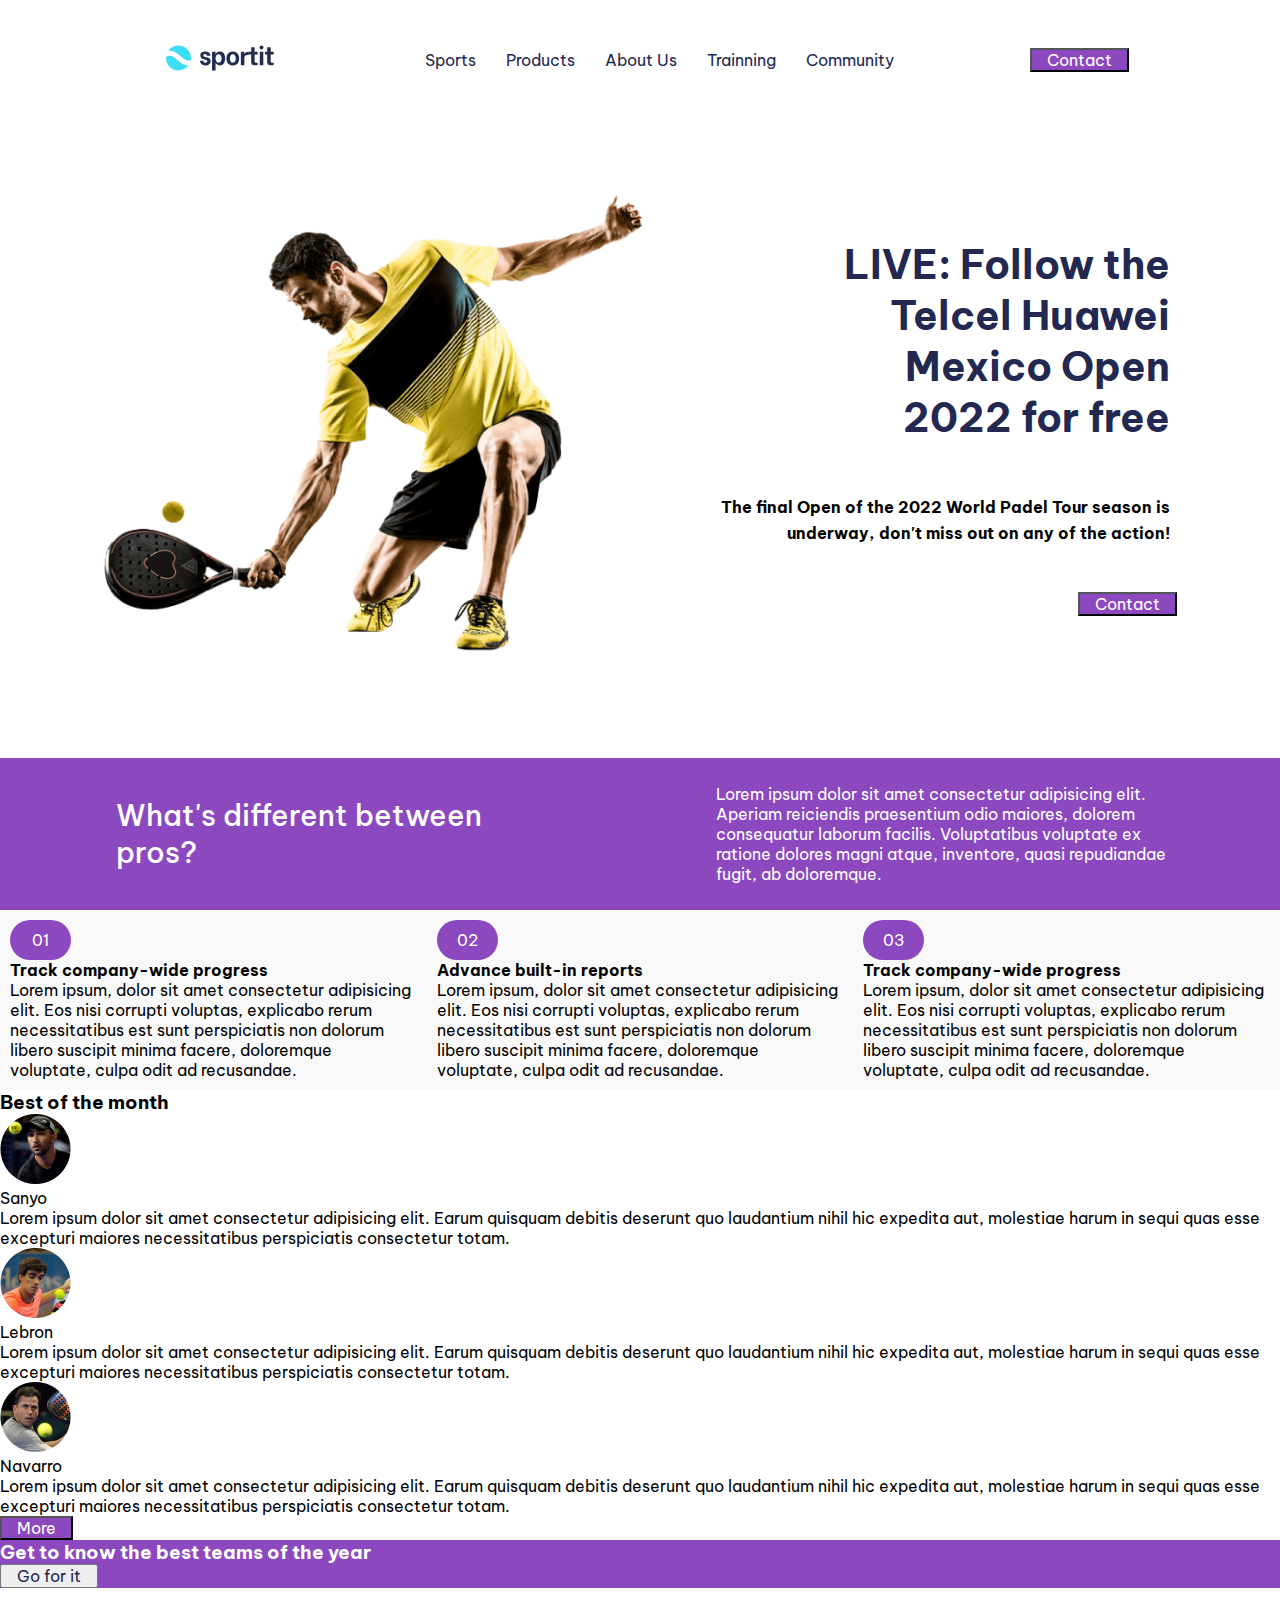
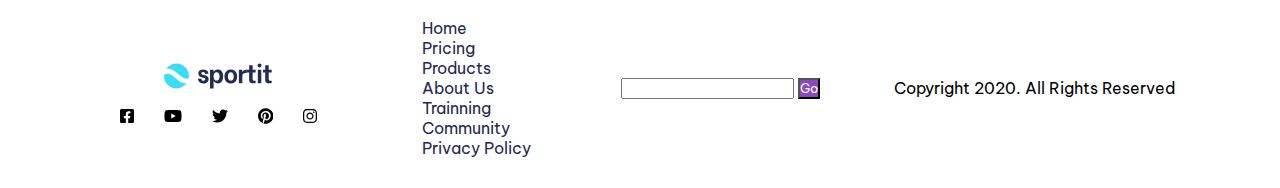
<file: index.html>
<!DOCTYPE html>

<html lang="es">

<head>

    <meta charset="UTF-8">
    <meta name="viewport" content="width=device-width, initial-scale=1.0">
    <title>Sportit</title>
    <!--Link a hoja de estilo-->
    <link rel="stylesheet" href="./css/style.css">

</head>

<body>

    <!--Comienza header-->
    <header>

        <!--Comienza nav-->
        <nav>
            
            <!--Logo-->
            <div>

                <a href="#">

                    <svg width="108" height="26" viewBox="0 0 108 26" fill="none" xmlns="http://www.w3.org/2000/svg">
                    <path fill-rule="evenodd" clip-rule="evenodd" d="M24.8196 15.1278C24.9382 14.4363 25 13.7253 25 13C25 6.09644 19.4036 0.5 12.5 0.5C8.31396 0.5 4.6085 2.55766 2.33991 5.71671C3.60762 5.54137 4.86107 5.62264 6.10323 5.93808C9.23662 6.73379 11.9017 8.9669 14.0623 10.7857L14.2343 10.9306C16.5219 12.857 18.38 14.4217 20.3729 15.1628C21.6644 15.6431 23.0789 15.7956 24.8196 15.1278ZM22.443 20.5765C20.1592 23.5691 16.5551 25.5 12.5 25.5C5.59644 25.5 0 19.9036 0 13C0 12.6428 0.0149802 12.2892 0.0443467 11.9396C2.10785 10.528 3.63023 10.4688 4.87256 10.7843C6.70365 11.2493 8.50642 12.6444 10.8421 14.6108C10.9808 14.7275 11.1215 14.8464 11.2643 14.9671L11.2643 14.9671C13.3148 16.7 15.7925 18.794 18.6301 19.8493C19.8564 20.3053 21.1271 20.564 22.443 20.5765Z" fill="#3CDDF3"/>
                    <path d="M39.4058 20.4032C38.2775 20.4032 37.3007 20.1908 36.4755 19.7661C35.6672 19.3413 35.0525 18.7892 34.6315 18.1096C34.2105 17.413 34 16.6825 34 15.9179V15.765H37.4102V15.9179C37.4102 16.3767 37.587 16.7844 37.9406 17.1412C38.2943 17.498 38.8079 17.6764 39.4815 17.6764C40.0373 17.6764 40.4835 17.5489 40.8203 17.2941C41.174 17.0223 41.3508 16.657 41.3508 16.1983C41.3508 15.7905 41.1993 15.4677 40.8961 15.2299C40.593 14.992 40.2141 14.8391 39.7594 14.7712L38.2438 14.4653C37.2502 14.2785 36.3492 13.8792 35.5409 13.2676C34.7326 12.656 34.3284 11.73 34.3284 10.4898C34.3284 9.2156 34.7915 8.22171 35.7177 7.50816C36.6439 6.77761 37.8312 6.41234 39.2795 6.41234C40.3404 6.41234 41.2582 6.60771 42.0329 6.99847C42.8075 7.38923 43.3969 7.90741 43.8011 8.55301C44.2053 9.18162 44.4073 9.8612 44.4073 10.5917V10.6937H40.9972V10.6172C40.9972 10.2095 40.8456 9.83571 40.5425 9.49592C40.2394 9.13914 39.7762 8.96076 39.1532 8.96076C38.6311 8.96076 38.2101 9.09667 37.8901 9.3685C37.5702 9.64033 37.4102 9.99711 37.4102 10.4388C37.4102 10.8466 37.5702 11.1694 37.8901 11.4072C38.2269 11.6451 38.6395 11.8065 39.1279 11.8914L40.7951 12.2227C41.8729 12.4606 42.7822 12.8938 43.5232 13.5224C44.2642 14.134 44.6347 15.009 44.6347 16.1473C44.6347 16.9968 44.4073 17.7443 43.9527 18.3899C43.498 19.0355 42.8665 19.5367 42.0581 19.8935C41.2666 20.2333 40.3825 20.4032 39.4058 20.4032Z" fill="#232C50"/>
                    <path d="M53.8331 20.4032C52.7048 20.4032 51.8207 20.1398 51.1807 19.6131C50.5408 19.0865 50.0693 18.5088 49.7661 17.8802H49.564V25.5H46.0528V6.74363H49.564V8.83333H49.7661C50.0356 8.25569 50.4903 7.71203 51.1302 7.20234C51.7701 6.67567 52.6627 6.41234 53.8078 6.41234C55.5087 6.41234 56.8138 7.04944 57.7232 8.32365C58.6494 9.59786 59.1125 11.3053 59.1125 13.446C59.1125 15.5357 58.6494 17.2176 57.7232 18.4918C56.8138 19.7661 55.5171 20.4032 53.8331 20.4032ZM52.5701 17.5999C53.5805 17.5999 54.3299 17.1922 54.8182 16.3767C55.3235 15.5612 55.5761 14.5758 55.5761 13.4205C55.5761 12.2992 55.3235 11.3393 54.8182 10.5408C54.3299 9.72528 53.5805 9.31753 52.5701 9.31753C51.5765 9.31753 50.8271 9.72528 50.3219 10.5408C49.8167 11.3563 49.564 12.3247 49.564 13.446C49.564 14.5843 49.8167 15.5612 50.3219 16.3767C50.8271 17.1922 51.5765 17.5999 52.5701 17.5999Z" fill="#232C50"/>
                    <path d="M66.7947 20.4032C65.3969 20.4032 64.2181 20.0889 63.2582 19.4602C62.3152 18.8146 61.6079 17.9652 61.1363 16.9118C60.6648 15.8585 60.429 14.7032 60.429 13.446C60.429 12.1888 60.6564 11.0335 61.1111 9.98012C61.5826 8.90979 62.2983 8.05182 63.2582 7.40622C64.2181 6.76062 65.3969 6.43782 66.7947 6.43782C68.1924 6.43782 69.3713 6.76062 70.3312 7.40622C71.2911 8.03483 72.0068 8.87581 72.4783 9.92915C72.9498 10.9825 73.1856 12.1378 73.1856 13.395C73.1856 14.6522 72.9498 15.816 72.4783 16.8863C72.0068 17.9397 71.2911 18.7892 70.3312 19.4348C69.3713 20.0804 68.1924 20.4032 66.7947 20.4032ZM66.7947 17.5489C67.7714 17.5489 68.504 17.1582 68.9924 16.3767C69.4976 15.5782 69.7502 14.5843 69.7502 13.395C69.7502 12.2057 69.4976 11.2288 68.9924 10.4643C68.504 9.68281 67.7714 9.29205 66.7947 9.29205C65.818 9.29205 65.0854 9.68281 64.597 10.4643C64.1087 11.2288 63.8645 12.2057 63.8645 13.395C63.8645 14.5843 64.1087 15.5782 64.597 16.3767C65.1022 17.1582 65.8348 17.5489 66.7947 17.5489Z" fill="#232C50"/>
                    <path d="M74.8759 6.74363H78.3366V8.8843H78.5134C78.7323 8.28967 79.1365 7.78848 79.7259 7.38073C80.3153 6.956 81.0732 6.74363 81.9994 6.74363C82.353 6.74363 82.6561 6.77761 82.9088 6.84557L82.7572 10.0821C82.3362 9.96313 81.8899 9.90367 81.4184 9.90367C80.3743 9.90367 79.5996 10.184 79.0944 10.7446C78.5892 11.2883 78.3366 12.1972 78.3366 13.4715V20.1993H74.8759V6.74363Z" fill="#232C50"/>
                    <path d="M88.661 9.49592V15.4847C88.661 16.0793 88.6863 16.5211 88.7368 16.8099C88.8042 17.0987 88.9726 17.3281 89.242 17.498C89.5115 17.6679 89.9493 17.7528 90.5556 17.7528C90.9092 17.7528 91.2713 17.7188 91.6418 17.6509V20.0974C91.4565 20.1313 91.1197 20.1738 90.6314 20.2248C90.1598 20.2757 89.6967 20.3012 89.242 20.3012C88.0127 20.3012 87.0949 20.1228 86.4886 19.7661C85.8992 19.3923 85.5287 18.9336 85.3772 18.3899C85.2256 17.8293 85.1498 17.1157 85.1498 16.2492V9.49592H82.9269V6.74363H85.1751V2.36035H88.661V6.74363H91.6418V9.49592H88.661Z" fill="#232C50"/>
                    <path d="M93.8116 6.74363H97.2976V20.1993H93.8116V6.74363ZM95.5294 4.42457C94.9736 4.42457 94.5105 4.23768 94.14 3.86391C93.7695 3.47316 93.5843 3.00595 93.5843 2.46228C93.5843 1.90163 93.7695 1.43442 94.14 1.06065C94.5105 0.686884 94.9736 0.5 95.5294 0.5C96.0851 0.5 96.5482 0.695379 96.9187 1.08614C97.2892 1.45991 97.4744 1.91862 97.4744 2.46228C97.4744 3.00595 97.2892 3.47316 96.9187 3.86391C96.5482 4.23768 96.0851 4.42457 95.5294 4.42457Z" fill="#232C50"/>
                    <path d="M104.703 9.49592V15.4847C104.703 16.0793 104.729 16.5211 104.779 16.8099C104.847 17.0987 105.015 17.3281 105.284 17.498C105.554 17.6679 105.992 17.7528 106.598 17.7528C106.952 17.7528 107.314 17.7188 107.684 17.6509V20.0974C107.499 20.1313 107.162 20.1738 106.674 20.2248C106.202 20.2757 105.739 20.3012 105.284 20.3012C104.055 20.3012 103.137 20.1228 102.531 19.7661C101.942 19.3923 101.571 18.9336 101.42 18.3899C101.268 17.8293 101.192 17.1157 101.192 16.2492V9.49592H98.9693V6.74363H101.218V2.36035H104.703V6.74363H107.684V9.49592H104.703Z" fill="#232C50"/>
                    </svg>

                </a>

            </div>

            <!--Nav a páginas internas-->
            <div>
                
                <ul>

                    <li>
                        <a href="#" class="mouse">Sports</a>
                    </li>
                    <li>
                        <a href="./pages/products.html" class="mouse">Products</a>
                    </li>
                    <li>
                        <a href="./pages/aboutUs.html" class="mouse">About Us</a>
                    </li>
                    <li>
                        <a href="./pages/trainning.html" class="mouse">Trainning</a>
                    </li>
                    <li>
                        <a href="./pages/community.html" class="mouse">Community</a>
                    </li>

                </ul>

            </div>

            <!--Botón de contacto-->
            <div>

                <button class="bgVioleta"><a href="#" class="colorWhithe">Contact</a></button>

            </div>

        </nav>

    </header>

    <!--Comienza main-->
    <main>

        <!--Comienza seccion 1 de main-->
        <section class="section1">

            <!--Comienza div 1-->
            <div>

                <img src="./img/padel-intro.png" alt="Imagen de jugador de Padel">

            </div>

            <!--Comienza div 2-->
            <div>

                <h1>LIVE: Follow the Telcel Huawei Mexico Open 2022 for free</h1>

                <h2>The final Open of the 2022 World Padel Tour season is underway, don't miss out on any of the action!</h2>

                <!--Botón de contacto-->
                <button class="bgVioleta"><a href="#" class="colorWhithe">Contact</a></button>

            </div>

        </section>

        <!--Comienza seccion 2 de main-->
        <section class="bgVioleta section2">

            <div>
                <h3>What's different between pros?</h3>
            </div>

            <div>
                <p>Lorem ipsum dolor sit amet consectetur adipisicing elit. Aperiam reiciendis praesentium odio maiores, dolorem consequatur laborum facilis. Voluptatibus voluptate ex ratione dolores magni atque, inventore, quasi repudiandae fugit, ab doloremque.</p>
            </div>

        </section>

        <!--Comienza seccion 3 de main-->
        <section class="bgGris section3">

            <!--Comienza articulo 1-->
            <article>

                <p class="bgVioleta">01</p>

                <h4>Track company-wide progress</h4>

                <p>Lorem ipsum, dolor sit amet consectetur adipisicing elit. Eos nisi corrupti voluptas, explicabo rerum necessitatibus est sunt perspiciatis non dolorum libero suscipit minima facere, doloremque voluptate, culpa odit ad recusandae.</p>

            </article>

            <!--Comienza articulo 2-->
            <article>
                
                <p class="bgVioleta">02</p>

                <h4>Advance built-in reports</h4>

                <p>Lorem ipsum, dolor sit amet consectetur adipisicing elit. Eos nisi corrupti voluptas, explicabo rerum necessitatibus est sunt perspiciatis non dolorum libero suscipit minima facere, doloremque voluptate, culpa odit ad recusandae.</p>

            </article>

            <!--Comienza articulo 3-->
            <article>
                
                <p class="bgVioleta">03</p>

                <h4>Track company-wide progress</h4>

                <p>Lorem ipsum, dolor sit amet consectetur adipisicing elit. Eos nisi corrupti voluptas, explicabo rerum necessitatibus est sunt perspiciatis non dolorum libero suscipit minima facere, doloremque voluptate, culpa odit ad recusandae.</p>

            </article>

        </section>

        <!--Comienza seccion 4 de main-->
        <section>

            <h3>Best of the month</h3>
            
            <!--Comienza figure 1-->
            <figure>

                <img src="./img/avatar-sanyo.png" alt="Foto de Sanyo">
                <figcaption>Sanyo</figcaption>
                <p>Lorem ipsum dolor sit amet consectetur adipisicing elit. Earum quisquam debitis deserunt quo laudantium nihil hic expedita aut, molestiae harum in sequi quas esse excepturi maiores necessitatibus perspiciatis consectetur totam.</p>

            </figure>
            
            <!--Comienza figure 2-->
            <figure>

                <img src="./img/avatar.lebron.png" alt="Foto de Lebron">
                <figcaption>Lebron</figcaption>
                <p>Lorem ipsum dolor sit amet consectetur adipisicing elit. Earum quisquam debitis deserunt quo laudantium nihil hic expedita aut, molestiae harum in sequi quas esse excepturi maiores necessitatibus perspiciatis consectetur totam.</p>

            </figure>
            
            <!--Comienza figure 3-->
            <figure>

                <img src="./img/avatar-navarro.png" alt="Foto de Navarro">
                <figcaption>Navarro</figcaption>
                <p>Lorem ipsum dolor sit amet consectetur adipisicing elit. Earum quisquam debitis deserunt quo laudantium nihil hic expedita aut, molestiae harum in sequi quas esse excepturi maiores necessitatibus perspiciatis consectetur totam.</p>

            </figure>
            
            <!--Botón de ver más-->
            <button class="bgVioleta"><a href="#" class="colorWhithe">More</a></button>

        </section>

        <!--Comienza seccion 4-->
        <section class="bgVioleta">

            <h3>
                Get to know the best teams of the year
            </h3>

            <!--Boton de ir-->
            <button><a href="#">Go for it</a></button>

        </section>

    </main>

    <!--Comienza footer-->
    <footer>

        <!--Comienza nav del footer-->
        <nav>

            <!--Comienza seccion 1 de footer-->
            <section>

                <!--Comienza div con logo Sportit-->
                <div>

                    <a href="#">
                        <svg width="108" height="26" viewBox="0 0 108 26" fill="none" xmlns="http://www.w3.org/2000/svg">
                        <path fill-rule="evenodd" clip-rule="evenodd" d="M24.8196 15.1278C24.9382 14.4363 25 13.7253 25 13C25 6.09644 19.4036 0.5 12.5 0.5C8.31396 0.5 4.6085 2.55766 2.33991 5.71671C3.60762 5.54137 4.86107 5.62264 6.10323 5.93808C9.23662 6.73379 11.9017 8.9669 14.0623 10.7857L14.2343 10.9306C16.5219 12.857 18.38 14.4217 20.3729 15.1628C21.6644 15.6431 23.0789 15.7956 24.8196 15.1278ZM22.443 20.5765C20.1592 23.5691 16.5551 25.5 12.5 25.5C5.59644 25.5 0 19.9036 0 13C0 12.6428 0.0149802 12.2892 0.0443467 11.9396C2.10785 10.528 3.63023 10.4688 4.87256 10.7843C6.70365 11.2493 8.50642 12.6444 10.8421 14.6108C10.9808 14.7275 11.1215 14.8464 11.2643 14.9671L11.2643 14.9671C13.3148 16.7 15.7925 18.794 18.6301 19.8493C19.8564 20.3053 21.1271 20.564 22.443 20.5765Z" fill="#3CDDF3"/>
                        <path d="M39.4058 20.4032C38.2775 20.4032 37.3007 20.1908 36.4755 19.7661C35.6672 19.3413 35.0525 18.7892 34.6315 18.1096C34.2105 17.413 34 16.6825 34 15.9179V15.765H37.4102V15.9179C37.4102 16.3767 37.587 16.7844 37.9406 17.1412C38.2943 17.498 38.8079 17.6764 39.4815 17.6764C40.0373 17.6764 40.4835 17.5489 40.8203 17.2941C41.174 17.0223 41.3508 16.657 41.3508 16.1983C41.3508 15.7905 41.1993 15.4677 40.8961 15.2299C40.593 14.992 40.2141 14.8391 39.7594 14.7712L38.2438 14.4653C37.2502 14.2785 36.3492 13.8792 35.5409 13.2676C34.7326 12.656 34.3284 11.73 34.3284 10.4898C34.3284 9.2156 34.7915 8.22171 35.7177 7.50816C36.6439 6.77761 37.8312 6.41234 39.2795 6.41234C40.3404 6.41234 41.2582 6.60771 42.0329 6.99847C42.8075 7.38923 43.3969 7.90741 43.8011 8.55301C44.2053 9.18162 44.4073 9.8612 44.4073 10.5917V10.6937H40.9972V10.6172C40.9972 10.2095 40.8456 9.83571 40.5425 9.49592C40.2394 9.13914 39.7762 8.96076 39.1532 8.96076C38.6311 8.96076 38.2101 9.09667 37.8901 9.3685C37.5702 9.64033 37.4102 9.99711 37.4102 10.4388C37.4102 10.8466 37.5702 11.1694 37.8901 11.4072C38.2269 11.6451 38.6395 11.8065 39.1279 11.8914L40.7951 12.2227C41.8729 12.4606 42.7822 12.8938 43.5232 13.5224C44.2642 14.134 44.6347 15.009 44.6347 16.1473C44.6347 16.9968 44.4073 17.7443 43.9527 18.3899C43.498 19.0355 42.8665 19.5367 42.0581 19.8935C41.2666 20.2333 40.3825 20.4032 39.4058 20.4032Z" fill="#232C50"/>
                        <path d="M53.8331 20.4032C52.7048 20.4032 51.8207 20.1398 51.1807 19.6131C50.5408 19.0865 50.0693 18.5088 49.7661 17.8802H49.564V25.5H46.0528V6.74363H49.564V8.83333H49.7661C50.0356 8.25569 50.4903 7.71203 51.1302 7.20234C51.7701 6.67567 52.6627 6.41234 53.8078 6.41234C55.5087 6.41234 56.8138 7.04944 57.7232 8.32365C58.6494 9.59786 59.1125 11.3053 59.1125 13.446C59.1125 15.5357 58.6494 17.2176 57.7232 18.4918C56.8138 19.7661 55.5171 20.4032 53.8331 20.4032ZM52.5701 17.5999C53.5805 17.5999 54.3299 17.1922 54.8182 16.3767C55.3235 15.5612 55.5761 14.5758 55.5761 13.4205C55.5761 12.2992 55.3235 11.3393 54.8182 10.5408C54.3299 9.72528 53.5805 9.31753 52.5701 9.31753C51.5765 9.31753 50.8271 9.72528 50.3219 10.5408C49.8167 11.3563 49.564 12.3247 49.564 13.446C49.564 14.5843 49.8167 15.5612 50.3219 16.3767C50.8271 17.1922 51.5765 17.5999 52.5701 17.5999Z" fill="#232C50"/>
                        <path d="M66.7947 20.4032C65.3969 20.4032 64.2181 20.0889 63.2582 19.4602C62.3152 18.8146 61.6079 17.9652 61.1363 16.9118C60.6648 15.8585 60.429 14.7032 60.429 13.446C60.429 12.1888 60.6564 11.0335 61.1111 9.98012C61.5826 8.90979 62.2983 8.05182 63.2582 7.40622C64.2181 6.76062 65.3969 6.43782 66.7947 6.43782C68.1924 6.43782 69.3713 6.76062 70.3312 7.40622C71.2911 8.03483 72.0068 8.87581 72.4783 9.92915C72.9498 10.9825 73.1856 12.1378 73.1856 13.395C73.1856 14.6522 72.9498 15.816 72.4783 16.8863C72.0068 17.9397 71.2911 18.7892 70.3312 19.4348C69.3713 20.0804 68.1924 20.4032 66.7947 20.4032ZM66.7947 17.5489C67.7714 17.5489 68.504 17.1582 68.9924 16.3767C69.4976 15.5782 69.7502 14.5843 69.7502 13.395C69.7502 12.2057 69.4976 11.2288 68.9924 10.4643C68.504 9.68281 67.7714 9.29205 66.7947 9.29205C65.818 9.29205 65.0854 9.68281 64.597 10.4643C64.1087 11.2288 63.8645 12.2057 63.8645 13.395C63.8645 14.5843 64.1087 15.5782 64.597 16.3767C65.1022 17.1582 65.8348 17.5489 66.7947 17.5489Z" fill="#232C50"/>
                        <path d="M74.8759 6.74363H78.3366V8.8843H78.5134C78.7323 8.28967 79.1365 7.78848 79.7259 7.38073C80.3153 6.956 81.0732 6.74363 81.9994 6.74363C82.353 6.74363 82.6561 6.77761 82.9088 6.84557L82.7572 10.0821C82.3362 9.96313 81.8899 9.90367 81.4184 9.90367C80.3743 9.90367 79.5996 10.184 79.0944 10.7446C78.5892 11.2883 78.3366 12.1972 78.3366 13.4715V20.1993H74.8759V6.74363Z" fill="#232C50"/>
                        <path d="M88.661 9.49592V15.4847C88.661 16.0793 88.6863 16.5211 88.7368 16.8099C88.8042 17.0987 88.9726 17.3281 89.242 17.498C89.5115 17.6679 89.9493 17.7528 90.5556 17.7528C90.9092 17.7528 91.2713 17.7188 91.6418 17.6509V20.0974C91.4565 20.1313 91.1197 20.1738 90.6314 20.2248C90.1598 20.2757 89.6967 20.3012 89.242 20.3012C88.0127 20.3012 87.0949 20.1228 86.4886 19.7661C85.8992 19.3923 85.5287 18.9336 85.3772 18.3899C85.2256 17.8293 85.1498 17.1157 85.1498 16.2492V9.49592H82.9269V6.74363H85.1751V2.36035H88.661V6.74363H91.6418V9.49592H88.661Z" fill="#232C50"/>
                        <path d="M93.8116 6.74363H97.2976V20.1993H93.8116V6.74363ZM95.5294 4.42457C94.9736 4.42457 94.5105 4.23768 94.14 3.86391C93.7695 3.47316 93.5843 3.00595 93.5843 2.46228C93.5843 1.90163 93.7695 1.43442 94.14 1.06065C94.5105 0.686884 94.9736 0.5 95.5294 0.5C96.0851 0.5 96.5482 0.695379 96.9187 1.08614C97.2892 1.45991 97.4744 1.91862 97.4744 2.46228C97.4744 3.00595 97.2892 3.47316 96.9187 3.86391C96.5482 4.23768 96.0851 4.42457 95.5294 4.42457Z" fill="#232C50"/>
                        <path d="M104.703 9.49592V15.4847C104.703 16.0793 104.729 16.5211 104.779 16.8099C104.847 17.0987 105.015 17.3281 105.284 17.498C105.554 17.6679 105.992 17.7528 106.598 17.7528C106.952 17.7528 107.314 17.7188 107.684 17.6509V20.0974C107.499 20.1313 107.162 20.1738 106.674 20.2248C106.202 20.2757 105.739 20.3012 105.284 20.3012C104.055 20.3012 103.137 20.1228 102.531 19.7661C101.942 19.3923 101.571 18.9336 101.42 18.3899C101.268 17.8293 101.192 17.1157 101.192 16.2492V9.49592H98.9693V6.74363H101.218V2.36035H104.703V6.74363H107.684V9.49592H104.703Z" fill="#232C50"/>
                        </svg>
                    </a>

                </div>

                <!--Comienza div con redes sociales-->
                <div>
                    
                    <ul>

                        <li>
                            <a href="https://es-la.facebook.com/" target="_blank">
                                <svg xmlns="http://www.w3.org/2000/svg" height="1em" viewBox="0 0 448 512"><!--! Font Awesome Free 6.4.2 by @fontawesome - https://fontawesome.com License - https://fontawesome.com/license (Commercial License) Copyright 2023 Fonticons, Inc. --><path d="M400 32H48A48 48 0 0 0 0 80v352a48 48 0 0 0 48 48h137.25V327.69h-63V256h63v-54.64c0-62.15 37-96.48 93.67-96.48 27.14 0 55.52 4.84 55.52 4.84v61h-31.27c-30.81 0-40.42 19.12-40.42 38.73V256h68.78l-11 71.69h-57.78V480H400a48 48 0 0 0 48-48V80a48 48 0 0 0-48-48z"/></svg>
                            </a>
                        </li>

                        <li>
                            <a href="https://www.youtube.com/" target="_blank">
                                <svg xmlns="http://www.w3.org/2000/svg" height="1em" viewBox="0 0 576 512"><!--! Font Awesome Free 6.4.2 by @fontawesome - https://fontawesome.com License - https://fontawesome.com/license (Commercial License) Copyright 2023 Fonticons, Inc. --><path d="M549.655 124.083c-6.281-23.65-24.787-42.276-48.284-48.597C458.781 64 288 64 288 64S117.22 64 74.629 75.486c-23.497 6.322-42.003 24.947-48.284 48.597-11.412 42.867-11.412 132.305-11.412 132.305s0 89.438 11.412 132.305c6.281 23.65 24.787 41.5 48.284 47.821C117.22 448 288 448 288 448s170.78 0 213.371-11.486c23.497-6.321 42.003-24.171 48.284-47.821 11.412-42.867 11.412-132.305 11.412-132.305s0-89.438-11.412-132.305zm-317.51 213.508V175.185l142.739 81.205-142.739 81.201z"/></svg>
                            </a>
                        </li>

                        <li>
                            <a href="https://twitter.com/?lang=es" target="_blank">
                                <svg xmlns="http://www.w3.org/2000/svg" height="1em" viewBox="0 0 512 512"><!--! Font Awesome Free 6.4.2 by @fontawesome - https://fontawesome.com License - https://fontawesome.com/license (Commercial License) Copyright 2023 Fonticons, Inc. --><path d="M459.37 151.716c.325 4.548.325 9.097.325 13.645 0 138.72-105.583 298.558-298.558 298.558-59.452 0-114.68-17.219-161.137-47.106 8.447.974 16.568 1.299 25.34 1.299 49.055 0 94.213-16.568 130.274-44.832-46.132-.975-84.792-31.188-98.112-72.772 6.498.974 12.995 1.624 19.818 1.624 9.421 0 18.843-1.3 27.614-3.573-48.081-9.747-84.143-51.98-84.143-102.985v-1.299c13.969 7.797 30.214 12.67 47.431 13.319-28.264-18.843-46.781-51.005-46.781-87.391 0-19.492 5.197-37.36 14.294-52.954 51.655 63.675 129.3 105.258 216.365 109.807-1.624-7.797-2.599-15.918-2.599-24.04 0-57.828 46.782-104.934 104.934-104.934 30.213 0 57.502 12.67 76.67 33.137 23.715-4.548 46.456-13.32 66.599-25.34-7.798 24.366-24.366 44.833-46.132 57.827 21.117-2.273 41.584-8.122 60.426-16.243-14.292 20.791-32.161 39.308-52.628 54.253z"/></svg>
                            </a>
                        </li>

                        <li>
                            <a href="https://ar.pinterest.com/" target="_blank">
                                <svg xmlns="http://www.w3.org/2000/svg" height="1em" viewBox="0 0 496 512"><!--! Font Awesome Free 6.4.2 by @fontawesome - https://fontawesome.com License - https://fontawesome.com/license (Commercial License) Copyright 2023 Fonticons, Inc. --><path d="M496 256c0 137-111 248-248 248-25.6 0-50.2-3.9-73.4-11.1 10.1-16.5 25.2-43.5 30.8-65 3-11.6 15.4-59 15.4-59 8.1 15.4 31.7 28.5 56.8 28.5 74.8 0 128.7-68.8 128.7-154.3 0-81.9-66.9-143.2-152.9-143.2-107 0-163.9 71.8-163.9 150.1 0 36.4 19.4 81.7 50.3 96.1 4.7 2.2 7.2 1.2 8.3-3.3.8-3.4 5-20.3 6.9-28.1.6-2.5.3-4.7-1.7-7.1-10.1-12.5-18.3-35.3-18.3-56.6 0-54.7 41.4-107.6 112-107.6 60.9 0 103.6 41.5 103.6 100.9 0 67.1-33.9 113.6-78 113.6-24.3 0-42.6-20.1-36.7-44.8 7-29.5 20.5-61.3 20.5-82.6 0-19-10.2-34.9-31.4-34.9-24.9 0-44.9 25.7-44.9 60.2 0 22 7.4 36.8 7.4 36.8s-24.5 103.8-29 123.2c-5 21.4-3 51.6-.9 71.2C65.4 450.9 0 361.1 0 256 0 119 111 8 248 8s248 111 248 248z"/></svg>
                            </a>
                        </li>

                        <li>
                            <a href="https://www.instagram.com/" target="_blank">
                                <svg xmlns="http://www.w3.org/2000/svg" height="1em" viewBox="0 0 448 512"><!--! Font Awesome Free 6.4.2 by @fontawesome - https://fontawesome.com License - https://fontawesome.com/license (Commercial License) Copyright 2023 Fonticons, Inc. --><path d="M224.1 141c-63.6 0-114.9 51.3-114.9 114.9s51.3 114.9 114.9 114.9S339 319.5 339 255.9 287.7 141 224.1 141zm0 189.6c-41.1 0-74.7-33.5-74.7-74.7s33.5-74.7 74.7-74.7 74.7 33.5 74.7 74.7-33.6 74.7-74.7 74.7zm146.4-194.3c0 14.9-12 26.8-26.8 26.8-14.9 0-26.8-12-26.8-26.8s12-26.8 26.8-26.8 26.8 12 26.8 26.8zm76.1 27.2c-1.7-35.9-9.9-67.7-36.2-93.9-26.2-26.2-58-34.4-93.9-36.2-37-2.1-147.9-2.1-184.9 0-35.8 1.7-67.6 9.9-93.9 36.1s-34.4 58-36.2 93.9c-2.1 37-2.1 147.9 0 184.9 1.7 35.9 9.9 67.7 36.2 93.9s58 34.4 93.9 36.2c37 2.1 147.9 2.1 184.9 0 35.9-1.7 67.7-9.9 93.9-36.2 26.2-26.2 34.4-58 36.2-93.9 2.1-37 2.1-147.8 0-184.8zM398.8 388c-7.8 19.6-22.9 34.7-42.6 42.6-29.5 11.7-99.5 9-132.1 9s-102.7 2.6-132.1-9c-19.6-7.8-34.7-22.9-42.6-42.6-11.7-29.5-9-99.5-9-132.1s-2.6-102.7 9-132.1c7.8-19.6 22.9-34.7 42.6-42.6 29.5-11.7 99.5-9 132.1-9s102.7-2.6 132.1 9c19.6 7.8 34.7 22.9 42.6 42.6 11.7 29.5 9 99.5 9 132.1s2.7 102.7-9 132.1z"/></svg>
                            </a>
                        </li>

                    </ul>

                </div>

            </section>

            <!--Comienza seccion 2 de footer-->
            <section>

                <!--Nav a páginas internas-->
                <ul>

                    <li>
                        <a href="#">Home</a>
                    </li>

                    <li>
                        <a href="./pages/pricing.html">Pricing</a>
                    </li>

                    <li>
                        <a href="./pages/products.html">Products</a>
                    </li>

                    <li>
                        <a href="./pages/aboutUs.html">About Us</a>
                    </li>

                    <li>
                        <a href="./pages/trainning.html">Trainning</a>
                    </li>

                    <li>
                        <a href="./pages/community.html">Community</a>
                    </li>

                    <li>
                        <a href="./pages/privacyPolicy.html">Privacy Policy</a>
                    </li>

                </ul>

            </section>

            <!--Comienza seccion 3 de footer-->
            <section>

                <!--Buscador-->
                <form action="busqueda.php">

                    <input type="text" name="busqueda" id="busqueda">
                    <button type="submit" class="bgVioleta">Go</button>

                </form>

            </section>

            <div>Copyright 2020. All Rights Reserved</div>

        </nav>

    </footer>
    
</body>

</html>
</file>
<file: css/style.css>
@import url('https://fonts.googleapis.com/css2?family=Be+Vietnam+Pro:wght@400;500;700&display=swap');



/*Selector universal*/
* {
    padding: 0;
    margin: 0;
    box-sizing: border-box;
    font-family: "Be Vietnam Pro";
}

/*Selectores de etiqueta*/

a {
    color: rgb(35, 40, 81);
    font-size: 16px;
    font-weight: 400;
    margin: 15px;
    text-decoration: none;
}

nav {
    display: flex;
    justify-content: space-evenly;
    align-items: center;
    margin: 30px;
}

    nav div {
        display: flex;
        justify-content: center;
    }

        nav div ul {
            display: flex;
        }

ul {
    list-style: none;
}



/*Selectores de etiqueta*/

.mouse:hover {
    color: rgb(249, 249, 249)
}

.bgGris {
    background-color: rgb(249, 249, 249);
}

.bgVioleta {
    background-color: rgb(139, 72, 191);
    color: rgb(255, 255, 255);
}

.colorWhithe {
    color: rgb(255, 255, 255);
}

.section1 {
    display: flex;
    margin: 100px;
    justify-content: space-evenly;
}

    .section1 div {
        align-items: flex-end;
        display: flex;
        flex-direction: column;
        justify-content: space-evenly;
        text-align: right;
        margin: 3px;
        width: 50%;
    }

        .section1 div h1 {
            color: rgb(35, 40, 81);
            font-size: 40px;
            font-weight: 700;
            margin: 2px;
            padding: 5px;
            width: 70%;
        }

        .section1 div h2 {
            color: rgb(0, 0, 0);
            font-size: 16px;
            margin: 2px;
            line-height: 1.6em;
            padding: 5px;
            width: 90%;
        }

.section2 {
    align-items: center;
    display: flex;
    justify-content: space-evenly;
    padding: 10px;
    width: 100%;
}

    .section2 div {
        display: flex;
        justify-content: center;
        padding: 1em;
        text-align: start;
        width: 50%;
    }

        .section2 h3 {
            font-size: 1.8em;
            font-weight: 500;
            width: 70%;
        }

        .section2 p {
            width: 80%;
        }

.section3 {
    display: flex;

}

    .section3 article {
        margin: 10px;
    }

        .section3 article .bgVioleta {
            border-radius: 20px;
            padding: 10px;
            text-align: center;
            width: 15%;
        }
</file>
